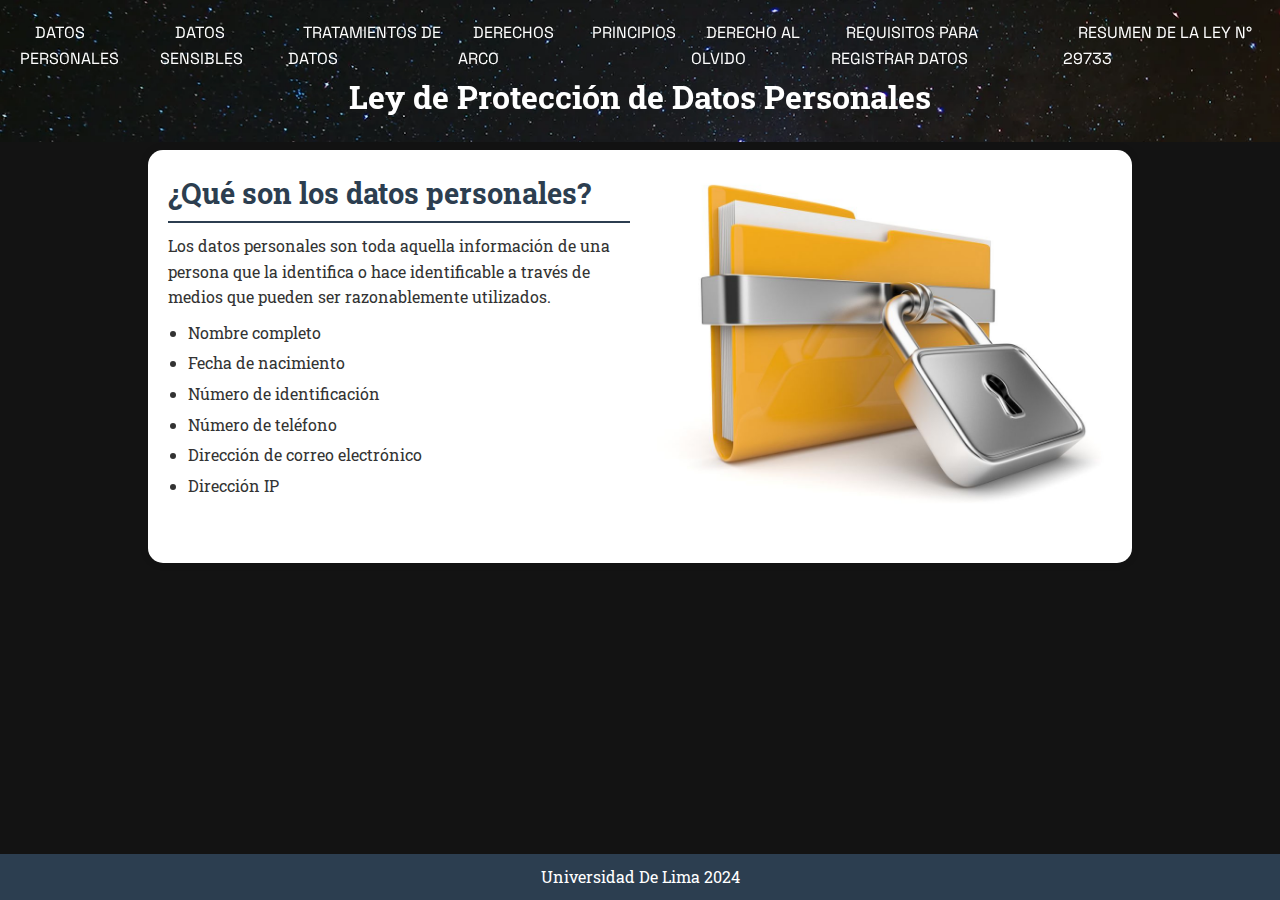
<file: pages/datos-personales.html>
<!DOCTYPE html>
<html lang="es">
<head>
    <meta charset="UTF-8">
    <meta name="viewport" content="width=device-width, initial-scale=1.0">
    <title>Ley de Protección de Datos Personales</title>
    <link rel="stylesheet" href="../styles.css">
    <link
        href="https://fonts.googleapis.com/css2?family=Freeman&family=Roboto+Slab:wght@100..900&family=Space+Grotesk:wght@300..700&display=swap"
        rel="stylesheet">
    <link href="https://fonts.googleapis.com/css2?family=Space+Grotesk:wght@300..700&display=swap" rel="stylesheet">
    <link
        href="https://fonts.googleapis.com/css2?family=Roboto+Slab:wght@100..900&family=Space+Grotesk:wght@300..700&display=swap"
        rel="stylesheet">
</head>
<body>
    <div class="header">
        <nav>
            <ul>
                <li><a href="datos-personales.html">Datos Personales</a></li>
                <li><a href="datos-sensibles.html">Datos Sensibles</a></li>
                <li><a href="tratamientos-datos.html">Tratamientos de Datos</a></li>
                <li><a href="derechos-arco.html">Derechos ARCO</a></li>
                <li><a href="principios-datos-personales.html">Principios</a></li>
                <li><a href="derecho-al-olvido.html">Derecho al Olvido</a></li>
                <li><a href="requisitos-registrar-datos.html">Requisitos para Registrar Datos</a></li>
                <li><a href="resumen-ley.html">Resumen de la Ley N° 29733</a></li>
            </ul>
        </nav>
        <header>
            <div class="title">
                <h1>Ley de Protección de Datos Personales</h1>
            </div>
        </header>
    </div>
    <div class="container">
        <main>
            <section id="que-son-datos-personales">
                <div class="content-wrapper">
                    <div class="text-content">
                        <h2>¿Qué son los datos personales?</h2>
                        <p>Los datos personales son toda aquella información de una persona que la identifica o hace identificable a través de medios que pueden ser razonablemente utilizados.</p>
                        <ul>
                            <li>Nombre completo</li>
                            <li>Fecha de nacimiento</li>
                            <li>Número de identificación</li>
                            <li>Número de teléfono</li>
                            <li>Dirección de correo electrónico</li>
                            <li>Dirección IP</li>
                        </ul>
                    </div>
                    <div class="image-content">
                        <img src="../assets/datos-personales.jpg" alt="Descripción de la imagen">
                    </div>
                </div>
            </section>
        </main>
    </div>
    <footer>
        <p>Universidad De Lima 2024</p>
    </footer>
</body>

</html>
</file>
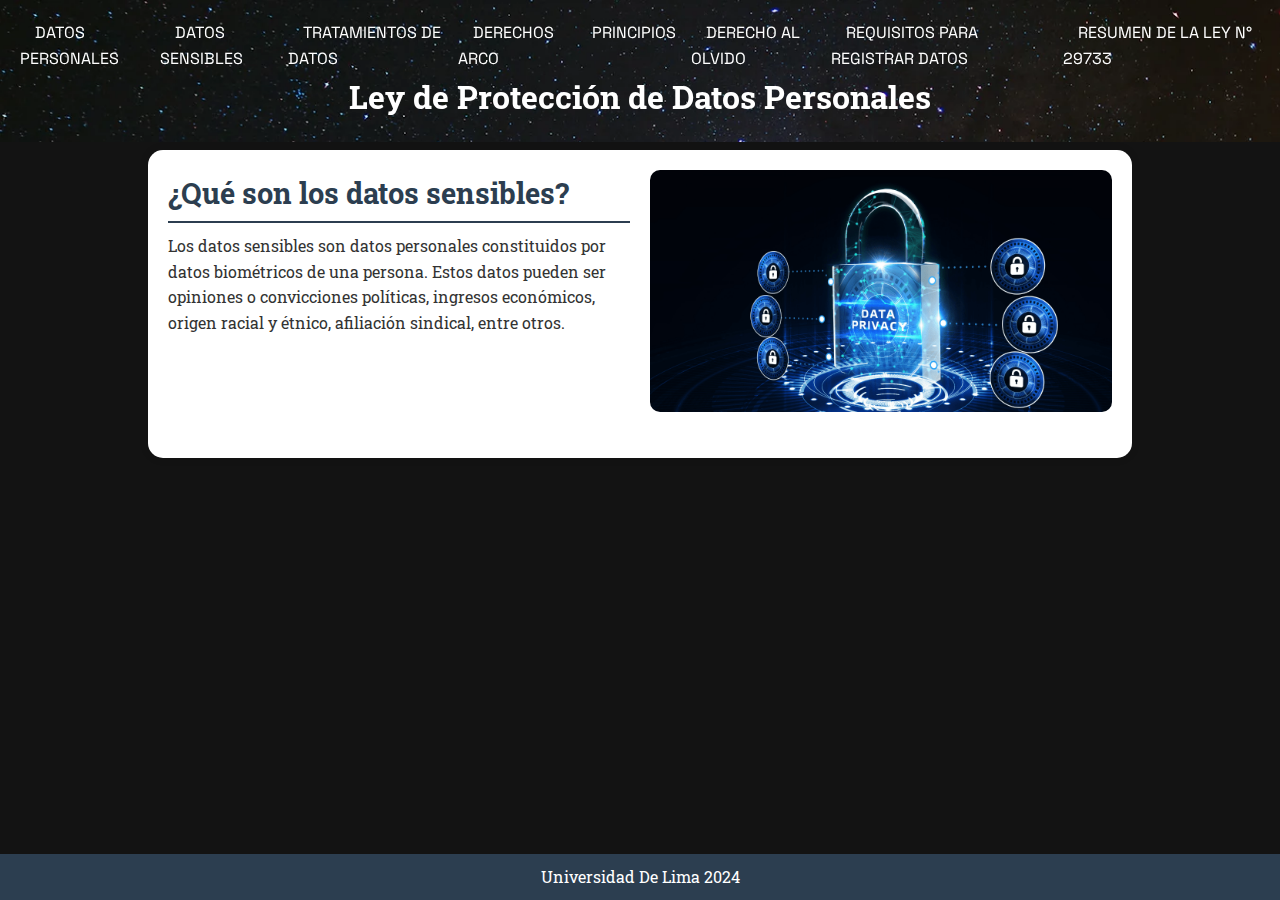
<file: pages/datos-sensibles.html>
<!DOCTYPE html>
<html lang="es">

<head>
    <meta charset="UTF-8">
    <meta name="viewport" content="width=device-width, initial-scale=1.0">
    <title>Ley de Protección de Datos Personales</title>
    <link rel="stylesheet" href="../styles.css">
    <link
        href="https://fonts.googleapis.com/css2?family=Freeman&family=Roboto+Slab:wght@100..900&family=Space+Grotesk:wght@300..700&display=swap"
        rel="stylesheet">
    <link href="https://fonts.googleapis.com/css2?family=Space+Grotesk:wght@300..700&display=swap" rel="stylesheet">
    <link
        href="https://fonts.googleapis.com/css2?family=Roboto+Slab:wght@100..900&family=Space+Grotesk:wght@300..700&display=swap"
        rel="stylesheet">
</head>

<body>
    <div class="header">
        <nav>
            <ul>
                <li><a href="datos-personales.html">Datos Personales</a></li>
                <li><a href="datos-sensibles.html">Datos Sensibles</a></li>
                <li><a href="tratamientos-datos.html">Tratamientos de Datos</a></li>
                <li><a href="derechos-arco.html">Derechos ARCO</a></li>
                <li><a href="principios-datos-personales.html">Principios</a></li>
                <li><a href="derecho-al-olvido.html">Derecho al Olvido</a></li>
                <li><a href="requisitos-registrar-datos.html">Requisitos para Registrar Datos</a></li>
                <li><a href="resumen-ley.html">Resumen de la Ley N° 29733</a></li>
            </ul>
        </nav>
        <header>
            <div class="title">
                <h1>Ley de Protección de Datos Personales</h1>
            </div>
        </header>
    </div>
    <div class="container">
        <main>
            <section id="que-son-datos-sensibles">
                <div class="content-wrapper">
                    <div class="text-content">
                        <h2>¿Qué son los datos sensibles?</h2>
                        <p>Los datos sensibles son datos personales constituidos por datos biométricos de una persona.
                            Estos
                            datos pueden ser opiniones o convicciones políticas, ingresos económicos, origen racial y
                            étnico,
                            afiliación sindical, entre otros.</p>
                    </div>
                    <div class="image-content">
                        <img src="../assets/datos-sensibles.jpg" alt="Descripción de la imagen">
                    </div>
                </div>
            </section>
        </main>
    </div>
    <footer>
        <p>Universidad De Lima 2024</p>
    </footer>
</body>

</html>
</file>
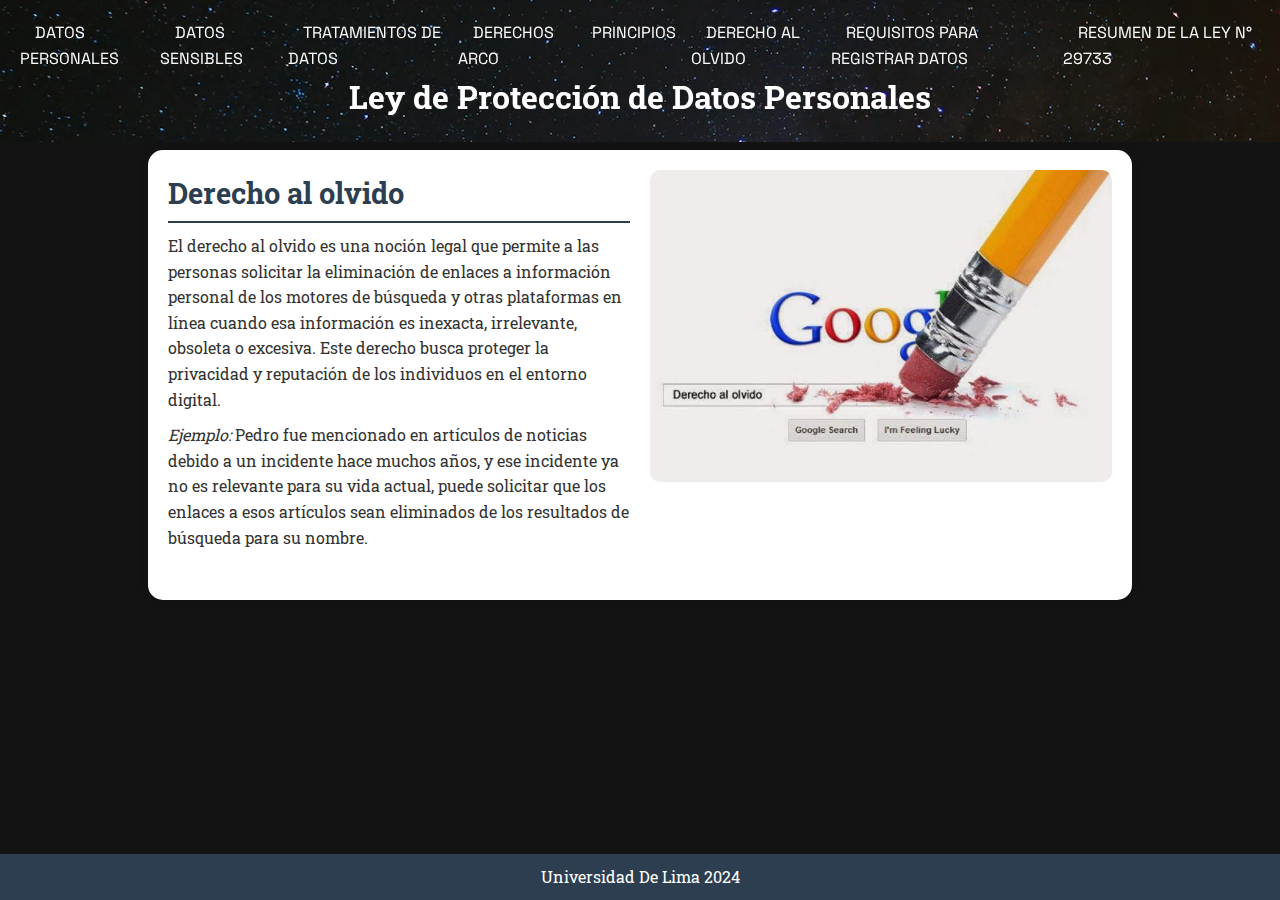
<file: pages/derecho-al-olvido.html>
<!DOCTYPE html>
<html lang="es">

<head>
    <meta charset="UTF-8">
    <meta name="viewport" content="width=device-width, initial-scale=1.0">
    <title>Ley de Protección de Datos Personales</title>
    <link rel="stylesheet" href="../styles.css">
    <link
        href="https://fonts.googleapis.com/css2?family=Freeman&family=Roboto+Slab:wght@100..900&family=Space+Grotesk:wght@300..700&display=swap"
        rel="stylesheet">
    <link href="https://fonts.googleapis.com/css2?family=Space+Grotesk:wght@300..700&display=swap" rel="stylesheet">
    <link
        href="https://fonts.googleapis.com/css2?family=Roboto+Slab:wght@100..900&family=Space+Grotesk:wght@300..700&display=swap"
        rel="stylesheet">
</head>

<body>
    <div class="header">
        <nav>
            <ul>
                <li><a href="datos-personales.html">Datos Personales</a></li>
                <li><a href="datos-sensibles.html">Datos Sensibles</a></li>
                <li><a href="tratamientos-datos.html">Tratamientos de Datos</a></li>
                <li><a href="derechos-arco.html">Derechos ARCO</a></li>
                <li><a href="principios-datos-personales.html">Principios</a></li>
                <li><a href="derecho-al-olvido.html">Derecho al Olvido</a></li>
                <li><a href="requisitos-registrar-datos.html">Requisitos para Registrar Datos</a></li>
                <li><a href="resumen-ley.html">Resumen de la Ley N° 29733</a></li>
            </ul>
        </nav>
        <header>
            <div class="title">
                <h1>Ley de Protección de Datos Personales</h1>
            </div>
        </header>
    </div>
    <div class="container">
        <main>
            <section id="derecho-al-olvido">
                <div class="content-wrapper">
                    <div class="text-content">
                        <h2>Derecho al olvido</h2>
                        <p>El derecho al olvido es una noción legal que permite a las personas solicitar la eliminación
                            de
                            enlaces a información personal de los motores de búsqueda y otras plataformas en línea
                            cuando esa
                            información es inexacta, irrelevante, obsoleta o excesiva. Este derecho busca proteger la
                            privacidad
                            y reputación de los individuos en el entorno digital.</p>
                        <p><em>Ejemplo:</em> Pedro fue mencionado en artículos de noticias debido a un incidente hace
                            muchos
                            años, y ese incidente ya no es relevante para su vida actual, puede solicitar que los
                            enlaces a esos
                            artículos sean eliminados de los resultados de búsqueda para su nombre.</p>
                    </div>
                    <div class="image-content">
                        <img src="../assets/derecho-al-olvido.jpg" alt="Descripción de la imagen">
                    </div>
                </div>
            </section>
        </main>
    </div>
    <footer>
        <p>Universidad De Lima 2024</p>
    </footer>
</body>

</html>
</file>
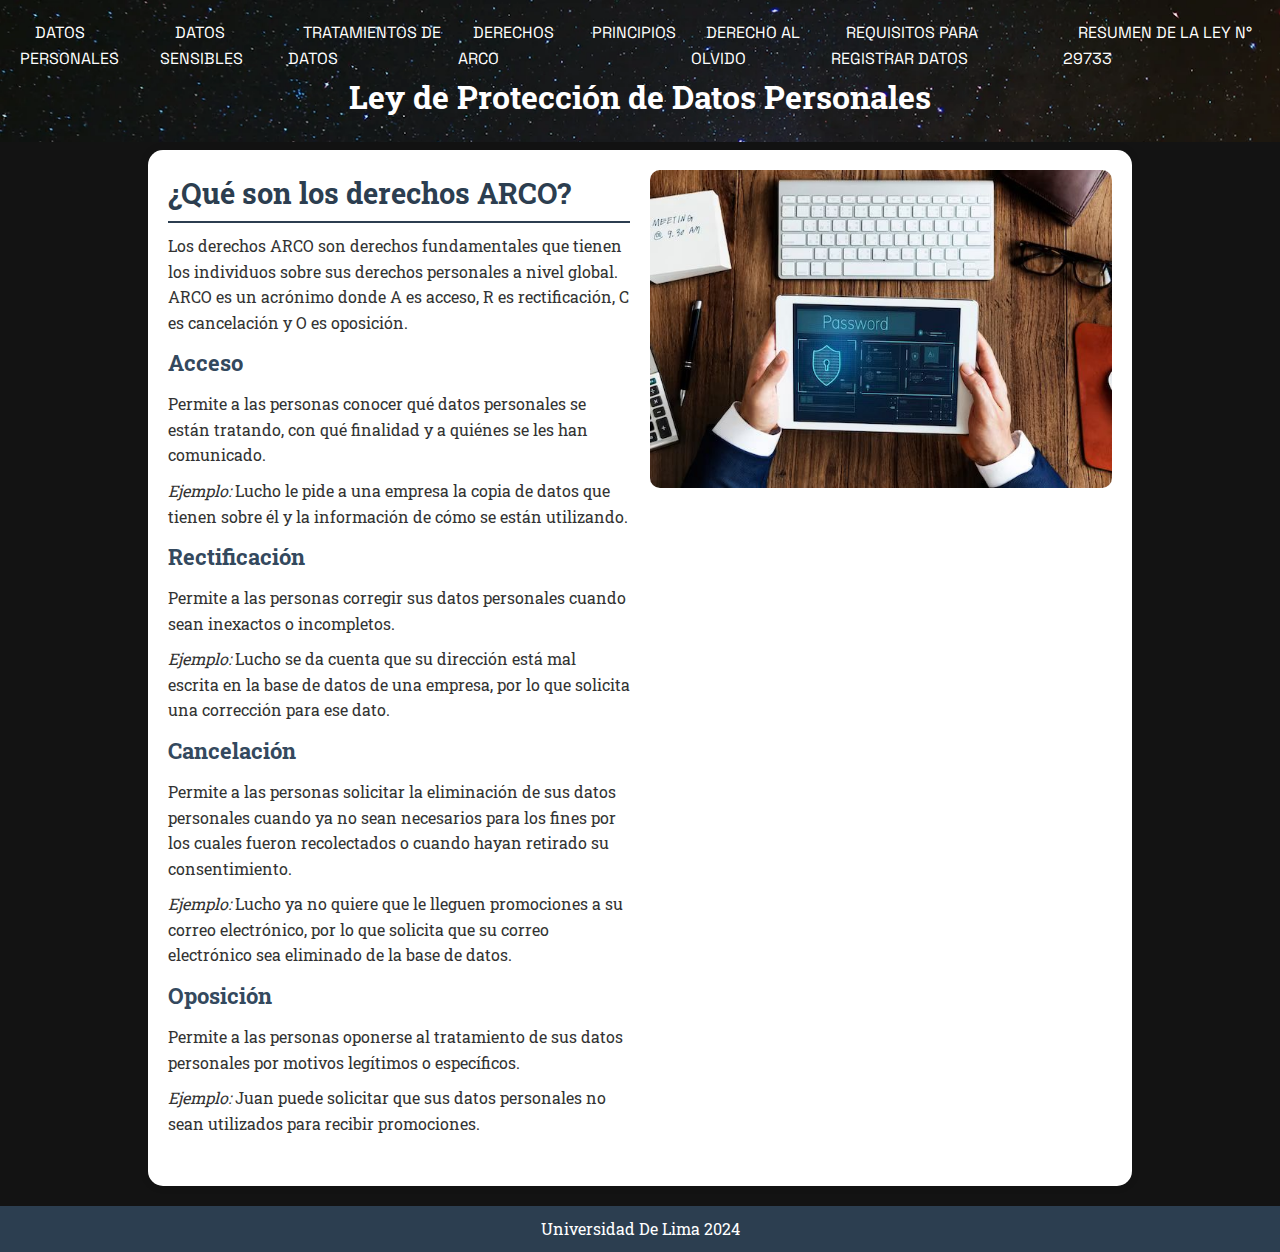
<file: pages/derechos-arco.html>
<!DOCTYPE html>
<html lang="es">

<head>
    <meta charset="UTF-8">
    <meta name="viewport" content="width=device-width, initial-scale=1.0">
    <title>Ley de Protección de Datos Personales</title>
    <link rel="stylesheet" href="../styles.css">
    <link
        href="https://fonts.googleapis.com/css2?family=Freeman&family=Roboto+Slab:wght@100..900&family=Space+Grotesk:wght@300..700&display=swap"
        rel="stylesheet">
    <link href="https://fonts.googleapis.com/css2?family=Space+Grotesk:wght@300..700&display=swap" rel="stylesheet">
    <link
        href="https://fonts.googleapis.com/css2?family=Roboto+Slab:wght@100..900&family=Space+Grotesk:wght@300..700&display=swap"
        rel="stylesheet">
</head>

<body>
    <div class="header">
        <nav>
            <ul>
                <li><a href="datos-personales.html">Datos Personales</a></li>
                <li><a href="datos-sensibles.html">Datos Sensibles</a></li>
                <li><a href="tratamientos-datos.html">Tratamientos de Datos</a></li>
                <li><a href="derechos-arco.html">Derechos ARCO</a></li>
                <li><a href="principios-datos-personales.html">Principios</a></li>
                <li><a href="derecho-al-olvido.html">Derecho al Olvido</a></li>
                <li><a href="requisitos-registrar-datos.html">Requisitos para Registrar Datos</a></li>
                <li><a href="resumen-ley.html">Resumen de la Ley N° 29733</a></li>
            </ul>
        </nav>
        <header>
            <div class="title">
                <h1>Ley de Protección de Datos Personales</h1>
            </div>
        </header>
    </div>
    <div class="container">
        <main>
            <section id="derechos-arco">
                <div class="content-wrapper">
                    <div class="text-content">
                        <h2>¿Qué son los derechos ARCO?</h2>
                        <p>Los derechos ARCO son derechos fundamentales que tienen los individuos sobre sus derechos
                            personales
                            a nivel global. ARCO es un acrónimo donde A es acceso, R es rectificación, C es cancelación
                            y O es
                            oposición.</p>
                        <h3>Acceso</h3>
                        <p>Permite a las personas conocer qué datos personales se están tratando, con qué finalidad y a
                            quiénes
                            se les han comunicado.</p>
                        <p><em>Ejemplo:</em> Lucho le pide a una empresa la copia de datos que tienen sobre él y la
                            información
                            de cómo se están utilizando.</p>
                        <h3>Rectificación</h3>
                        <p>Permite a las personas corregir sus datos personales cuando sean inexactos o incompletos.</p>
                        <p><em>Ejemplo:</em> Lucho se da cuenta que su dirección está mal escrita en la base de datos de
                            una
                            empresa, por lo que solicita una corrección para ese dato.</p>
                        <h3>Cancelación</h3>
                        <p>Permite a las personas solicitar la eliminación de sus datos personales cuando ya no sean
                            necesarios
                            para los fines por los cuales fueron recolectados o cuando hayan retirado su consentimiento.
                        </p>
                        <p><em>Ejemplo:</em> Lucho ya no quiere que le lleguen promociones a su correo electrónico, por
                            lo que
                            solicita que su correo electrónico sea eliminado de la base de datos.</p>
                        <h3>Oposición</h3>
                        <p>Permite a las personas oponerse al tratamiento de sus datos personales por motivos legítimos
                            o
                            específicos.</p>
                        <p><em>Ejemplo:</em> Juan puede solicitar que sus datos personales no sean utilizados para
                            recibir
                            promociones.</p>
                    </div>
                    <div class="image-content">
                        <img src="../assets/derechos-arco.jpg" alt="Descripción de la imagen">
                    </div>
                </div>
            </section>
        </main>
    </div>
    <footer>
        <p>Universidad De Lima 2024</p>
    </footer>
</body>

</html>
</file>
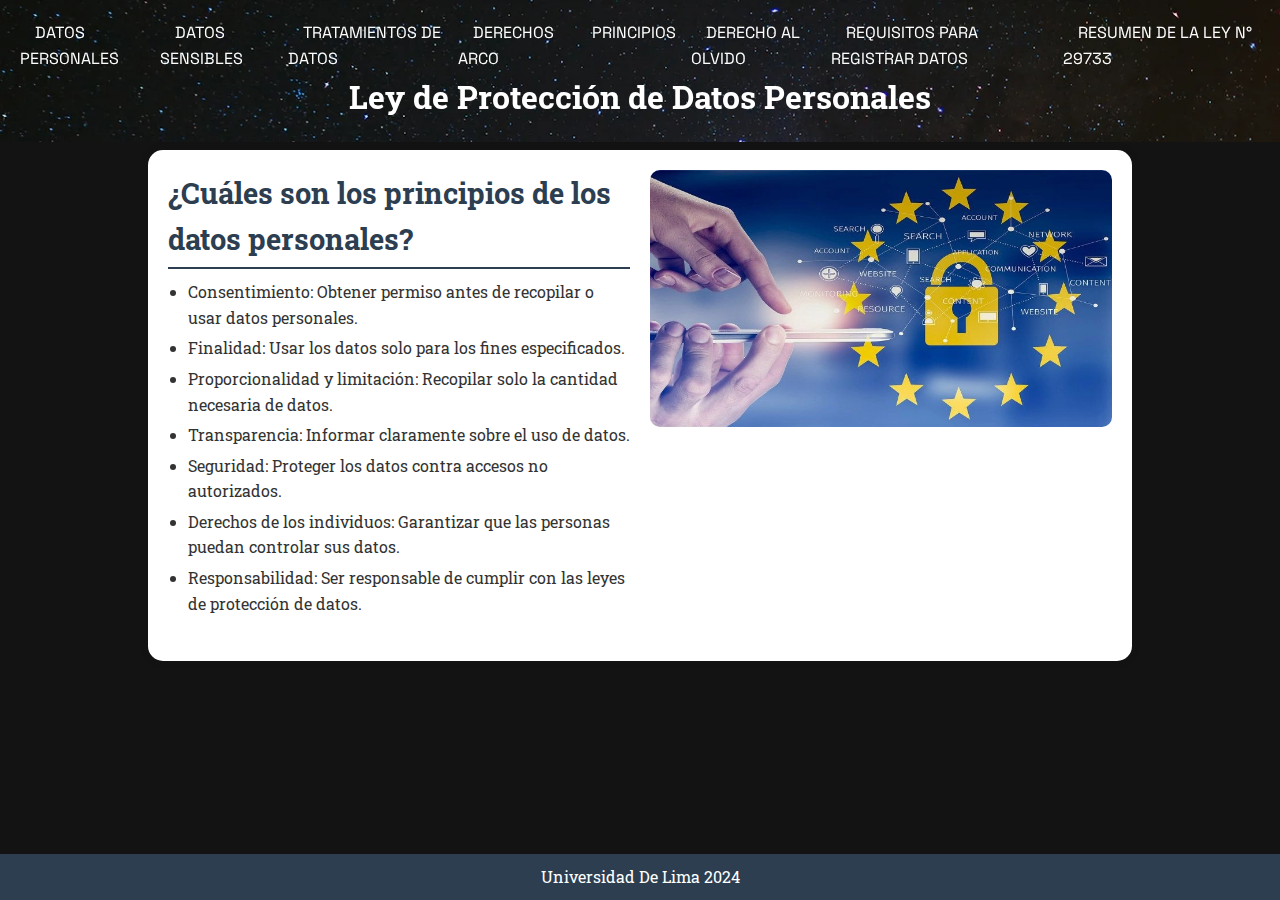
<file: pages/principios-datos-personales.html>
<!DOCTYPE html>
<html lang="es">

<head>
    <meta charset="UTF-8">
    <meta name="viewport" content="width=device-width, initial-scale=1.0">
    <title>Ley de Protección de Datos Personales</title>
    <link rel="stylesheet" href="../styles.css">
    <link
        href="https://fonts.googleapis.com/css2?family=Freeman&family=Roboto+Slab:wght@100..900&family=Space+Grotesk:wght@300..700&display=swap"
        rel="stylesheet">
    <link href="https://fonts.googleapis.com/css2?family=Space+Grotesk:wght@300..700&display=swap" rel="stylesheet">
    <link
        href="https://fonts.googleapis.com/css2?family=Roboto+Slab:wght@100..900&family=Space+Grotesk:wght@300..700&display=swap"
        rel="stylesheet">
</head>

<body>
    <div class="header">
        <nav>
            <ul>
                <li><a href="datos-personales.html">Datos Personales</a></li>
                <li><a href="datos-sensibles.html">Datos Sensibles</a></li>
                <li><a href="tratamientos-datos.html">Tratamientos de Datos</a></li>
                <li><a href="derechos-arco.html">Derechos ARCO</a></li>
                <li><a href="principios-datos-personales.html">Principios</a></li>
                <li><a href="derecho-al-olvido.html">Derecho al Olvido</a></li>
                <li><a href="requisitos-registrar-datos.html">Requisitos para Registrar Datos</a></li>
                <li><a href="resumen-ley.html">Resumen de la Ley N° 29733</a></li>
            </ul>
        </nav>
        <header>
            <div class="title">
                <h1>Ley de Protección de Datos Personales</h1>
            </div>
        </header>
    </div>
    <div class="container">
        <main>
            <section id="principios-datos-personales">
                <div class="content-wrapper">
                    <div class="text-content">
                        <h2>¿Cuáles son los principios de los datos personales?</h2>
                        <ul>
                            <li>Consentimiento: Obtener permiso antes de recopilar o usar datos personales.</li>
                            <li>Finalidad: Usar los datos solo para los fines especificados.</li>
                            <li>Proporcionalidad y limitación: Recopilar solo la cantidad necesaria de datos.</li>
                            <li>Transparencia: Informar claramente sobre el uso de datos.</li>
                            <li>Seguridad: Proteger los datos contra accesos no autorizados.</li>
                            <li>Derechos de los individuos: Garantizar que las personas puedan controlar sus datos.</li>
                            <li>Responsabilidad: Ser responsable de cumplir con las leyes de protección de datos.</li>
                        </ul>
                    </div>
                    <div class="image-content">
                        <img src="../assets/principios.jpg" alt="Descripción de la imagen">
                    </div>
                </div>
            </section>
        </main>
    </div>
    <footer>
        <p>Universidad De Lima 2024</p>
    </footer>
</body>

</html>
</file>
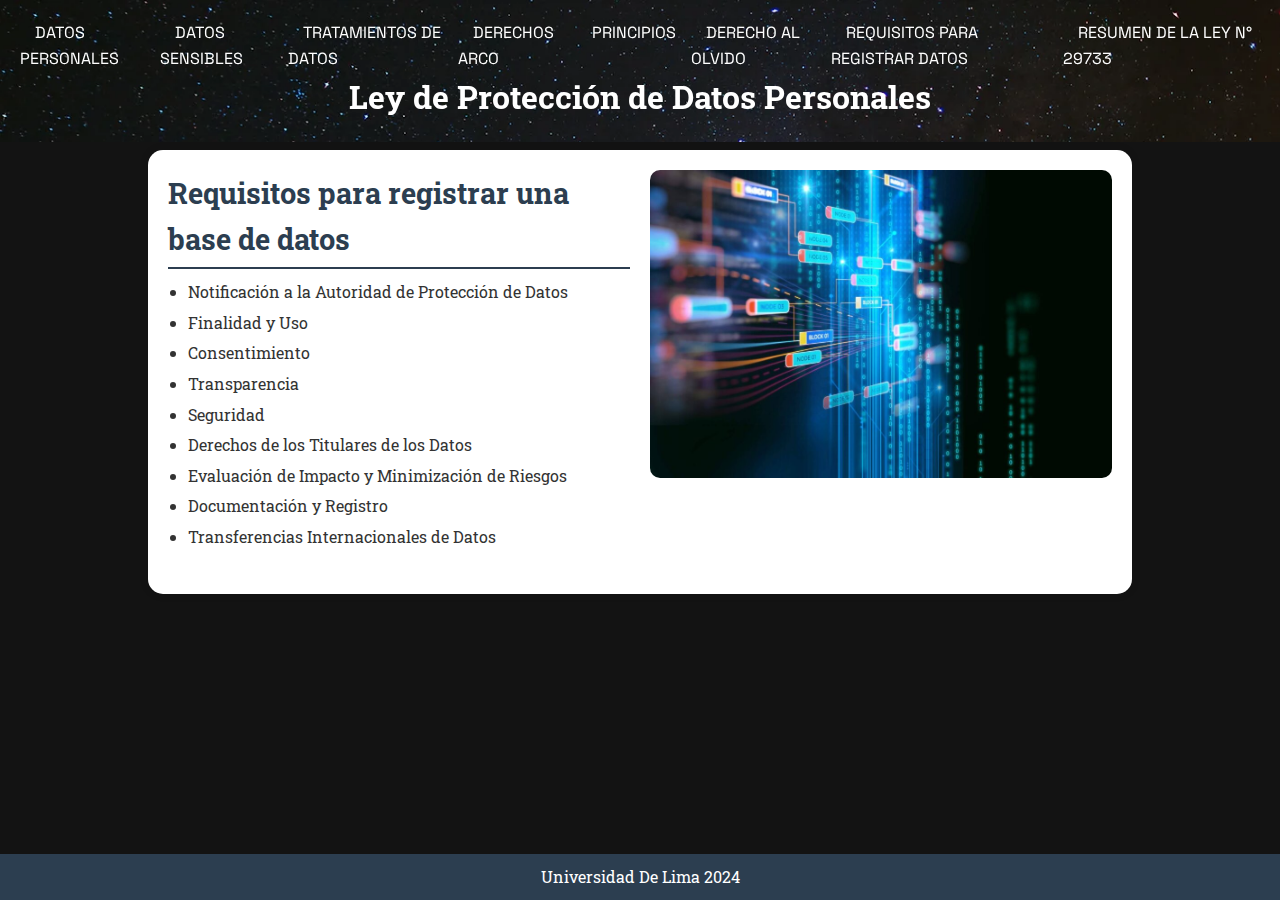
<file: pages/requisitos-registrar-datos.html>
<!DOCTYPE html>
<html lang="es">

<head>
    <meta charset="UTF-8">
    <meta name="viewport" content="width=device-width, initial-scale=1.0">
    <title>Ley de Protección de Datos Personales</title>
    <link rel="stylesheet" href="../styles.css">
    <link
        href="https://fonts.googleapis.com/css2?family=Freeman&family=Roboto+Slab:wght@100..900&family=Space+Grotesk:wght@300..700&display=swap"
        rel="stylesheet">
    <link href="https://fonts.googleapis.com/css2?family=Space+Grotesk:wght@300..700&display=swap" rel="stylesheet">
    <link
        href="https://fonts.googleapis.com/css2?family=Roboto+Slab:wght@100..900&family=Space+Grotesk:wght@300..700&display=swap"
        rel="stylesheet">
</head>

<body>
    <div class="header">
        <nav>
            <ul>
                <li><a href="datos-personales.html">Datos Personales</a></li>
                <li><a href="datos-sensibles.html">Datos Sensibles</a></li>
                <li><a href="tratamientos-datos.html">Tratamientos de Datos</a></li>
                <li><a href="derechos-arco.html">Derechos ARCO</a></li>
                <li><a href="principios-datos-personales.html">Principios</a></li>
                <li><a href="derecho-al-olvido.html">Derecho al Olvido</a></li>
                <li><a href="requisitos-registrar-datos.html">Requisitos para Registrar Datos</a></li>
                <li><a href="resumen-ley.html">Resumen de la Ley N° 29733</a></li>
            </ul>
        </nav>
        <header>
            <div class="title">
                <h1>Ley de Protección de Datos Personales</h1>
            </div>
        </header>
    </div>
    <div class="container">
        <main>
            <section id="requisitos-registrar-datos">
                <div class="content-wrapper">
                    <div class="text-content">
                        <h2>Requisitos para registrar una base de datos</h2>
                        <ul>
                            <li>Notificación a la Autoridad de Protección de Datos</li>
                            <li>Finalidad y Uso</li>
                            <li>Consentimiento</li>
                            <li>Transparencia</li>
                            <li>Seguridad</li>
                            <li>Derechos de los Titulares de los Datos</li>
                            <li>Evaluación de Impacto y Minimización de Riesgos</li>
                            <li>Documentación y Registro</li>
                            <li>Transferencias Internacionales de Datos</li>
                        </ul>
                    </div>
                    <div class="image-content">
                        <img src="../assets/requisitos.jpg" alt="Descripción de la imagen">
                    </div>
                </div>
            </section>
        </main>
    </div>
    <footer>
        <p>Universidad De Lima 2024</p>
    </footer>
</body>

</html>
</file>
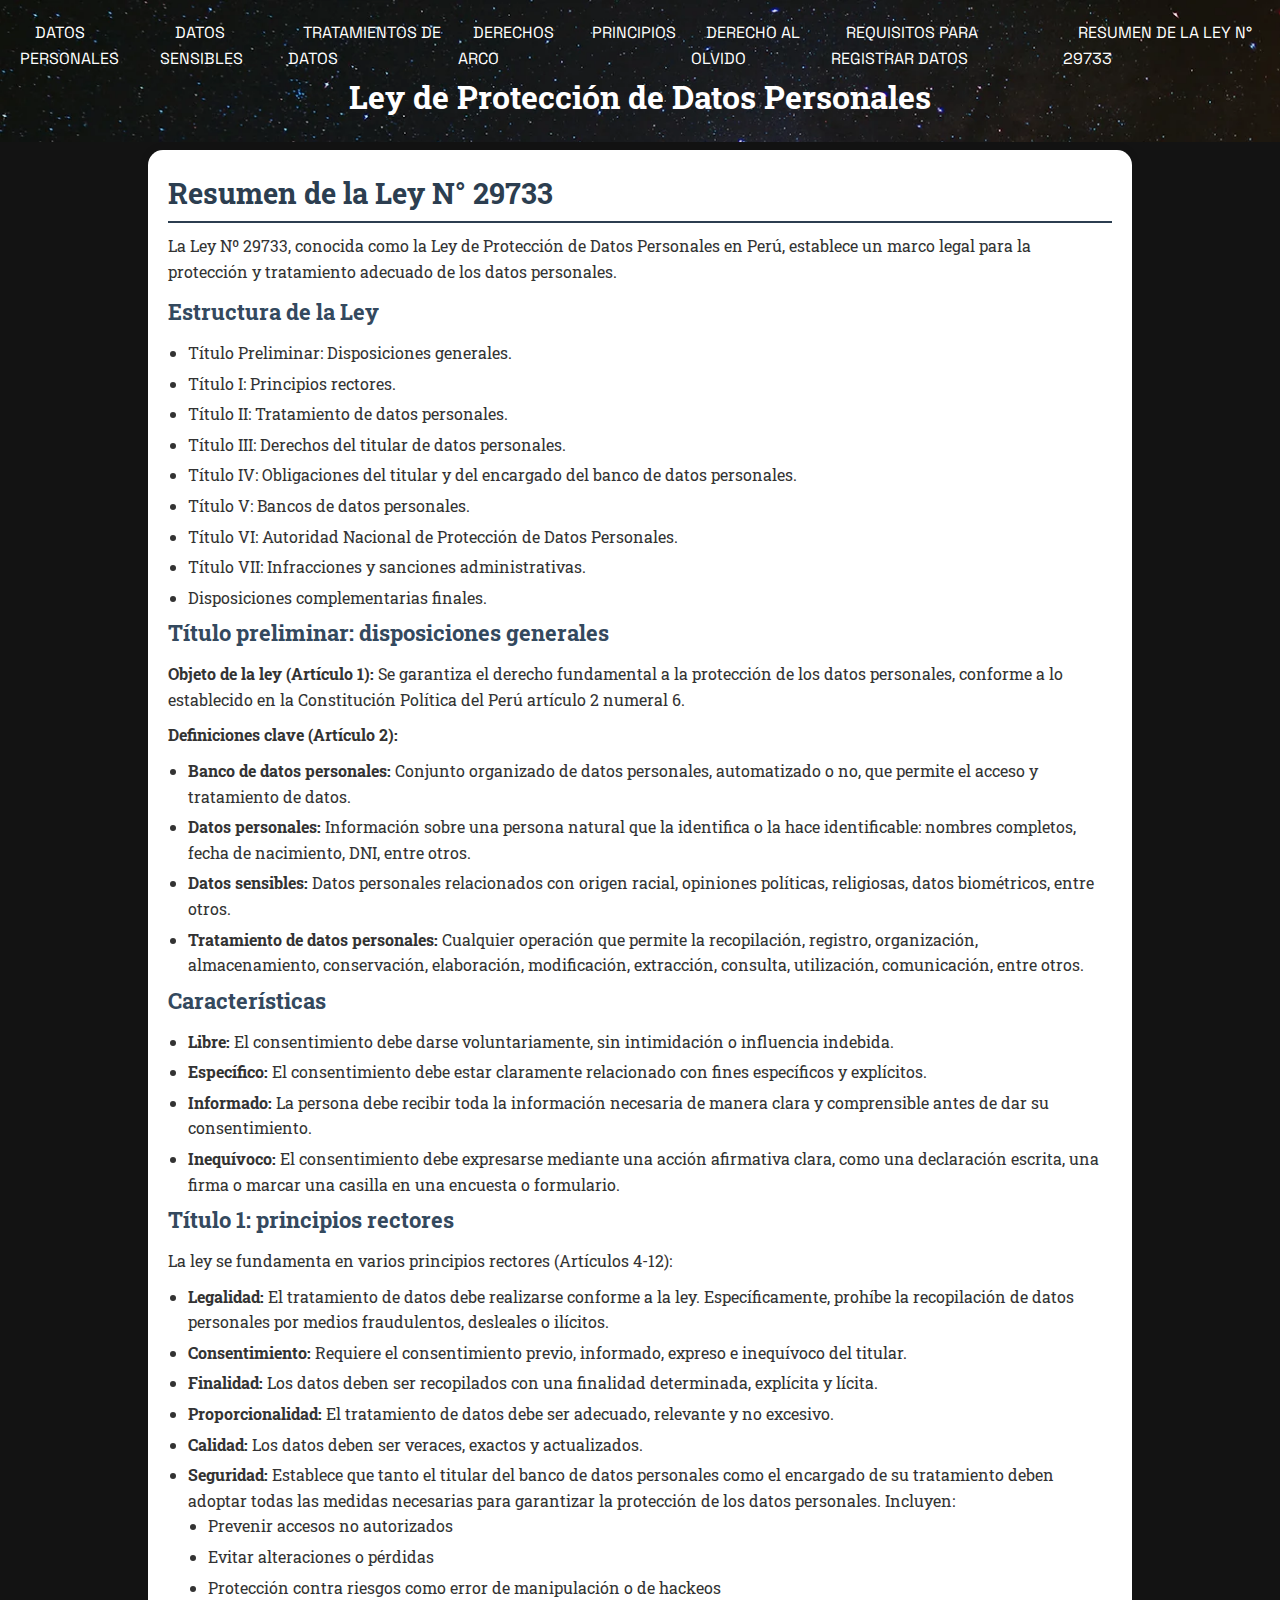
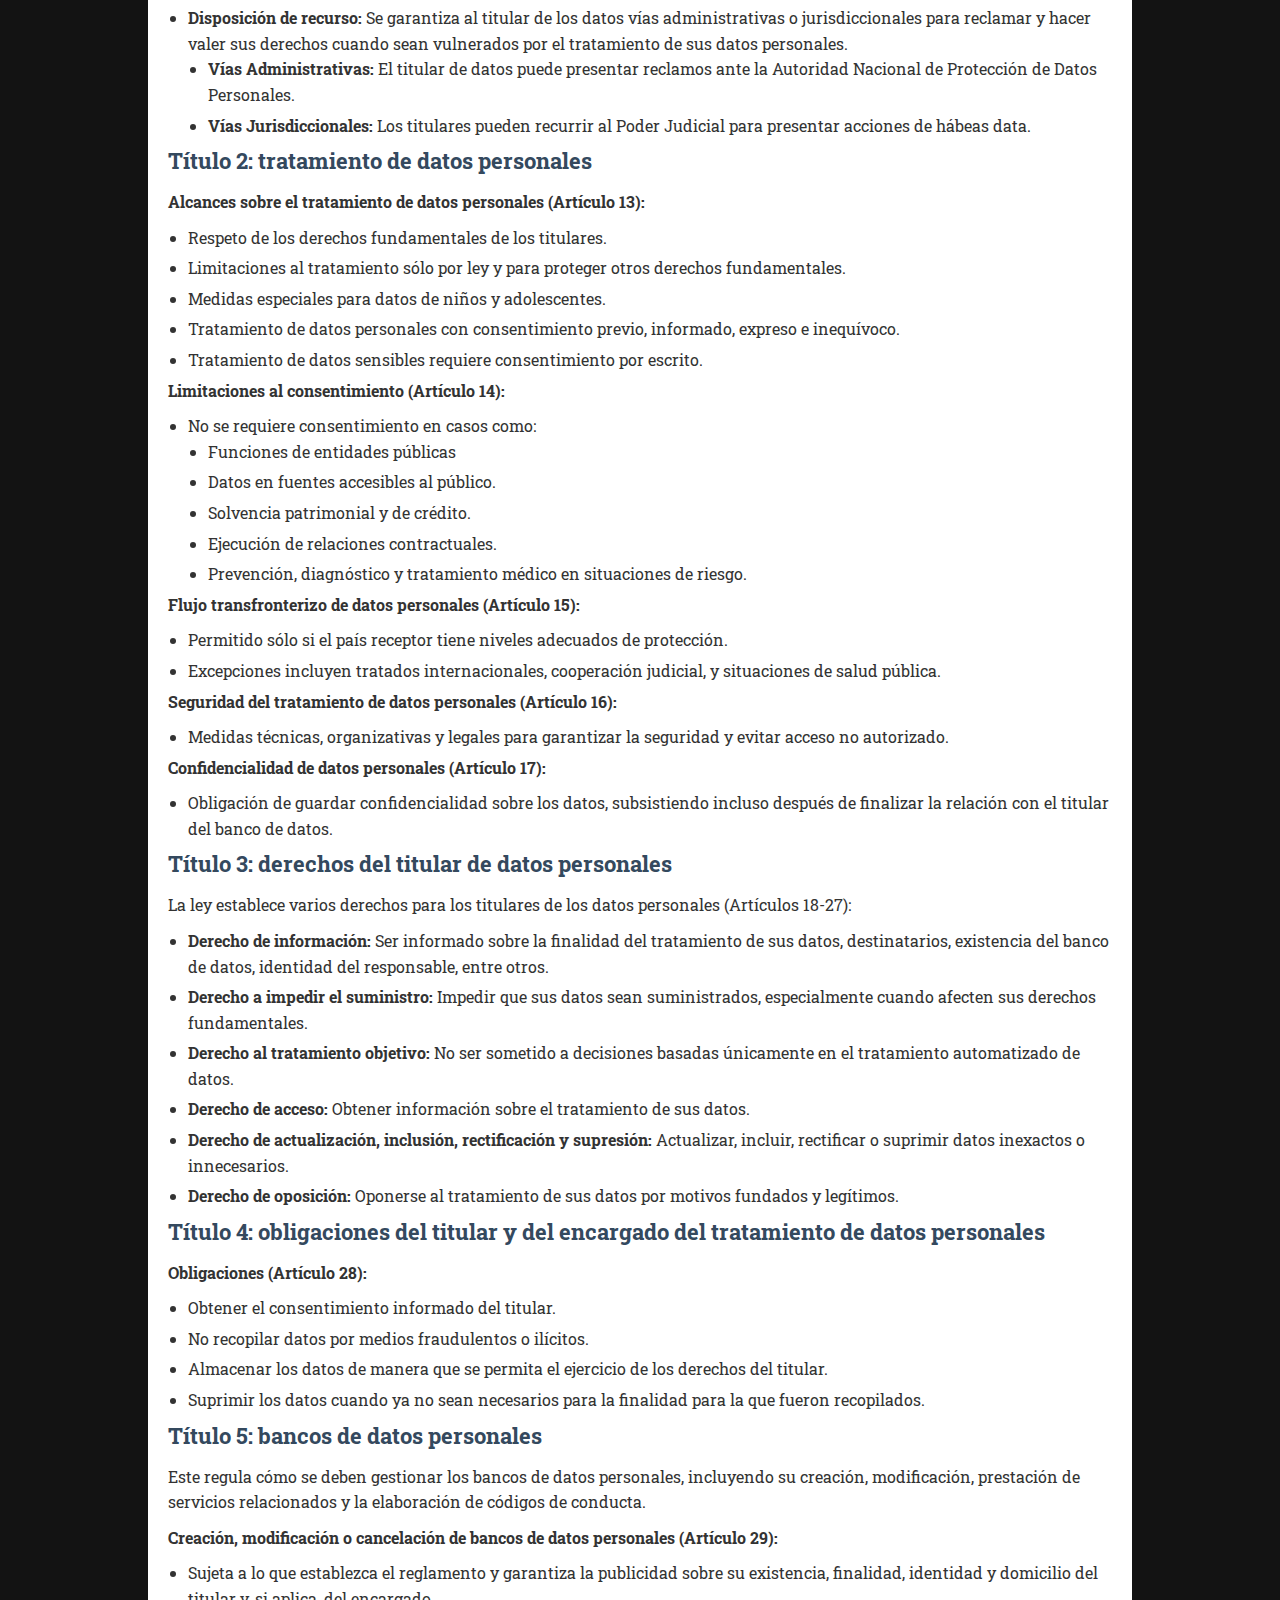
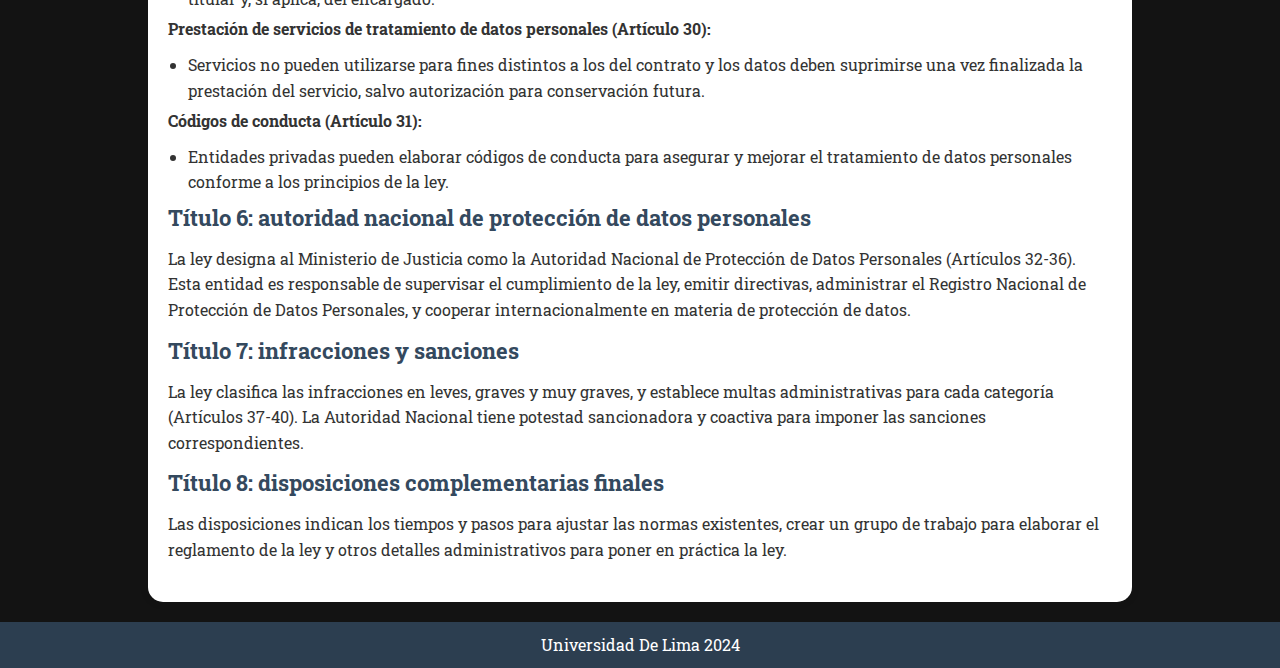
<file: pages/resumen-ley.html>
<!DOCTYPE html>
<html lang="es">
<head>
    <meta charset="UTF-8">
    <meta name="viewport" content="width=device-width, initial-scale=1.0">
    <title>Ley de Protección de Datos Personales</title>
    <link rel="stylesheet" href="../styles.css">
    <link
        href="https://fonts.googleapis.com/css2?family=Freeman&family=Roboto+Slab:wght@100..900&family=Space+Grotesk:wght@300..700&display=swap"
        rel="stylesheet">
    <link href="https://fonts.googleapis.com/css2?family=Space+Grotesk:wght@300..700&display=swap" rel="stylesheet">
    <link
        href="https://fonts.googleapis.com/css2?family=Roboto+Slab:wght@100..900&family=Space+Grotesk:wght@300..700&display=swap"
        rel="stylesheet">
</head>
<body>
    <div class="header">
        <nav>
            <ul>
                <li><a href="datos-personales.html">Datos Personales</a></li>
                <li><a href="datos-sensibles.html">Datos Sensibles</a></li>
                <li><a href="tratamientos-datos.html">Tratamientos de Datos</a></li>
                <li><a href="derechos-arco.html">Derechos ARCO</a></li>
                <li><a href="principios-datos-personales.html">Principios</a></li>
                <li><a href="derecho-al-olvido.html">Derecho al Olvido</a></li>
                <li><a href="requisitos-registrar-datos.html">Requisitos para Registrar Datos</a></li>
                <li><a href="resumen-ley.html">Resumen de la Ley N° 29733</a></li>
            </ul>
        </nav>
        <header>
            <div class="title">
                <h1>Ley de Protección de Datos Personales</h1>
            </div>
        </header>
    </div>
    <div class="container">
        <main>
            <section id="resumen-ley">
                <h2>Resumen de la Ley N° 29733</h2>
                <p>La Ley Nº 29733, conocida como la Ley de Protección de Datos Personales en Perú, establece un marco
                    legal para la protección y tratamiento adecuado de los datos personales.</p>
                <h3>Estructura de la Ley</h3>
                <ul>
                    <li>Título Preliminar: Disposiciones generales.</li>
                    <li>Título I: Principios rectores.</li>
                    <li>Título II: Tratamiento de datos personales.</li>
                    <li>Título III: Derechos del titular de datos personales.</li>
                    <li>Título IV: Obligaciones del titular y del encargado del banco de datos personales.</li>
                    <li>Título V: Bancos de datos personales.</li>
                    <li>Título VI: Autoridad Nacional de Protección de Datos Personales.</li>
                    <li>Título VII: Infracciones y sanciones administrativas.</li>
                    <li>Disposiciones complementarias finales.</li>
                </ul>
                <h3>Título preliminar: disposiciones generales</h3>
                <p><strong>Objeto de la ley (Artículo 1):</strong> Se garantiza el derecho fundamental a la protección
                    de los datos personales, conforme a lo establecido en la Constitución Política del Perú artículo 2
                    numeral 6.</p>
                <p><strong>Definiciones clave (Artículo 2):</strong></p>
                <ul>
                    <li><strong>Banco de datos personales:</strong> Conjunto organizado de datos personales,
                        automatizado o no, que permite el acceso y tratamiento de datos.</li>
                    <li><strong>Datos personales:</strong> Información sobre una persona natural que la identifica o la
                        hace identificable: nombres completos, fecha de nacimiento, DNI, entre otros.</li>
                    <li><strong>Datos sensibles:</strong> Datos personales relacionados con origen racial, opiniones
                        políticas, religiosas, datos biométricos, entre otros.</li>
                    <li><strong>Tratamiento de datos personales:</strong> Cualquier operación que permite la
                        recopilación, registro, organización, almacenamiento, conservación, elaboración, modificación,
                        extracción, consulta, utilización, comunicación, entre otros.</li>
                </ul>
                <h3>Características</h3>
                <ul>
                    <li><strong>Libre:</strong> El consentimiento debe darse voluntariamente, sin intimidación o
                        influencia indebida.</li>
                    <li><strong>Específico:</strong> El consentimiento debe estar claramente relacionado con fines
                        específicos y explícitos.</li>
                    <li><strong>Informado:</strong> La persona debe recibir toda la información necesaria de manera
                        clara y comprensible antes de dar su consentimiento.</li>
                    <li><strong>Inequívoco:</strong> El consentimiento debe expresarse mediante una acción afirmativa
                        clara, como una declaración escrita, una firma o marcar una casilla en una encuesta o
                        formulario.</li>
                </ul>
                <h3>Título 1: principios rectores</h3>
                <p>La ley se fundamenta en varios principios rectores (Artículos 4-12):</p>
                <ul>
                    <li><strong>Legalidad:</strong> El tratamiento de datos debe realizarse conforme a la ley.
                        Específicamente, prohíbe la recopilación de datos personales por medios fraudulentos, desleales
                        o ilícitos.</li>
                    <li><strong>Consentimiento:</strong> Requiere el consentimiento previo, informado, expreso e
                        inequívoco del titular.</li>
                    <li><strong>Finalidad:</strong> Los datos deben ser recopilados con una finalidad determinada,
                        explícita y lícita.</li>
                    <li><strong>Proporcionalidad:</strong> El tratamiento de datos debe ser adecuado, relevante y no
                        excesivo.</li>
                    <li><strong>Calidad:</strong> Los datos deben ser veraces, exactos y actualizados.</li>
                    <li><strong>Seguridad:</strong> Establece que tanto el titular del banco de datos personales como el
                        encargado de su tratamiento deben adoptar todas las medidas necesarias para garantizar la
                        protección de los datos personales. Incluyen:
                        <ul>
                            <li>Prevenir accesos no autorizados</li>
                            <li>Evitar alteraciones o pérdidas</li>
                            <li>Protección contra riesgos como error de manipulación o de hackeos</li>
                        </ul>
                    </li>
                    <li><strong>Disposición de recurso:</strong> Se garantiza al titular de los datos vías
                        administrativas o jurisdiccionales para reclamar y hacer valer sus derechos cuando sean
                        vulnerados por el tratamiento de sus datos personales.
                        <ul>
                            <li><strong>Vías Administrativas:</strong> El titular de datos puede presentar reclamos ante
                                la Autoridad Nacional de Protección de Datos Personales.</li>
                            <li><strong>Vías Jurisdiccionales:</strong> Los titulares pueden recurrir al Poder Judicial
                                para presentar acciones de hábeas data.</li>
                        </ul>
                    </li>
                </ul>
                <h3>Título 2: tratamiento de datos personales</h3>
                <p><strong>Alcances sobre el tratamiento de datos personales (Artículo 13):</strong></p>
                <ul>
                    <li>Respeto de los derechos fundamentales de los titulares.</li>
                    <li>Limitaciones al tratamiento sólo por ley y para proteger otros derechos fundamentales.</li>
                    <li>Medidas especiales para datos de niños y adolescentes.</li>
                    <li>Tratamiento de datos personales con consentimiento previo, informado, expreso e inequívoco.</li>
                    <li>Tratamiento de datos sensibles requiere consentimiento por escrito.</li>
                </ul>
                <p><strong>Limitaciones al consentimiento (Artículo 14):</strong></p>
                <ul>
                    <li>No se requiere consentimiento en casos como:
                        <ul>
                            <li>Funciones de entidades públicas</li>
                            <li>Datos en fuentes accesibles al público.</li>
                            <li>Solvencia patrimonial y de crédito.</li>
                            <li>Ejecución de relaciones contractuales.</li>
                            <li>Prevención, diagnóstico y tratamiento médico en situaciones de riesgo.</li>
                        </ul>
                    </li>
                </ul>
                <p><strong>Flujo transfronterizo de datos personales (Artículo 15):</strong></p>
                <ul>
                    <li>Permitido sólo si el país receptor tiene niveles adecuados de protección.</li>
                    <li>Excepciones incluyen tratados internacionales, cooperación judicial, y situaciones de salud
                        pública.</li>
                </ul>
                <p><strong>Seguridad del tratamiento de datos personales (Artículo 16):</strong></p>
                <ul>
                    <li>Medidas técnicas, organizativas y legales para garantizar la seguridad y evitar acceso no
                        autorizado.</li>
                </ul>
                <p><strong>Confidencialidad de datos personales (Artículo 17):</strong></p>
                <ul>
                    <li>Obligación de guardar confidencialidad sobre los datos, subsistiendo incluso después de
                        finalizar la relación con el titular del banco de datos.</li>
                </ul>
                <h3>Título 3: derechos del titular de datos personales</h3>
                <p>La ley establece varios derechos para los titulares de los datos personales (Artículos 18-27):</p>
                <ul>
                    <li><strong>Derecho de información:</strong> Ser informado sobre la finalidad del tratamiento de sus
                        datos, destinatarios, existencia del banco de datos, identidad del responsable, entre otros.
                    </li>
                    <li><strong>Derecho a impedir el suministro:</strong> Impedir que sus datos sean suministrados,
                        especialmente cuando afecten sus derechos fundamentales.</li>
                    <li><strong>Derecho al tratamiento objetivo:</strong> No ser sometido a decisiones basadas
                        únicamente en el tratamiento automatizado de datos.</li>
                    <li><strong>Derecho de acceso:</strong> Obtener información sobre el tratamiento de sus datos.</li>
                    <li><strong>Derecho de actualización, inclusión, rectificación y supresión:</strong> Actualizar,
                        incluir, rectificar o suprimir datos inexactos o innecesarios.</li>
                    <li><strong>Derecho de oposición:</strong> Oponerse al tratamiento de sus datos por motivos fundados
                        y legítimos.</li>
                </ul>
                <h3>Título 4: obligaciones del titular y del encargado del tratamiento de datos personales</h3>
                <p><strong>Obligaciones (Artículo 28):</strong></p>
                <ul>
                    <li>Obtener el consentimiento informado del titular.</li>
                    <li>No recopilar datos por medios fraudulentos o ilícitos.</li>
                    <li>Almacenar los datos de manera que se permita el ejercicio de los derechos del titular.</li>
                    <li>Suprimir los datos cuando ya no sean necesarios para la finalidad para la que fueron
                        recopilados.</li>
                </ul>
                <h3>Título 5: bancos de datos personales</h3>
                <p>Este regula cómo se deben gestionar los bancos de datos personales, incluyendo su creación,
                    modificación, prestación de servicios relacionados y la elaboración de códigos de conducta.</p>
                <p><strong>Creación, modificación o cancelación de bancos de datos personales (Artículo 29):</strong>
                </p>
                <ul>
                    <li>Sujeta a lo que establezca el reglamento y garantiza la publicidad sobre su existencia,
                        finalidad, identidad y domicilio del titular y, si aplica, del encargado.</li>
                </ul>
                <p><strong>Prestación de servicios de tratamiento de datos personales (Artículo 30):</strong></p>
                <ul>
                    <li>Servicios no pueden utilizarse para fines distintos a los del contrato y los datos deben
                        suprimirse una vez finalizada la prestación del servicio, salvo autorización para conservación
                        futura.</li>
                </ul>
                <p><strong>Códigos de conducta (Artículo 31):</strong></p>
                <ul>
                    <li>Entidades privadas pueden elaborar códigos de conducta para asegurar y mejorar el tratamiento de
                        datos personales conforme a los principios de la ley.</li>
                </ul>
                <h3>Título 6: autoridad nacional de protección de datos personales</h3>
                <p>La ley designa al Ministerio de Justicia como la Autoridad Nacional de Protección de Datos Personales
                    (Artículos 32-36). Esta entidad es responsable de supervisar el cumplimiento de la ley, emitir
                    directivas, administrar el Registro Nacional de Protección de Datos Personales, y cooperar
                    internacionalmente en materia de protección de datos.</p>
                <h3>Título 7: infracciones y sanciones</h3>
                <p>La ley clasifica las infracciones en leves, graves y muy graves, y establece multas administrativas
                    para cada categoría (Artículos 37-40). La Autoridad Nacional tiene potestad sancionadora y coactiva
                    para imponer las sanciones correspondientes.</p>
                <h3>Título 8: disposiciones complementarias finales</h3>
                <p>Las disposiciones indican los tiempos y pasos para ajustar las normas existentes, crear un grupo de
                    trabajo para elaborar el reglamento de la ley y otros detalles administrativos para poner en
                    práctica la ley.</p>
            </section>
        </main>
    </div>
    <footer>
        <p>Universidad De Lima 2024</p>
    </footer>
</body>

</html>
</file>
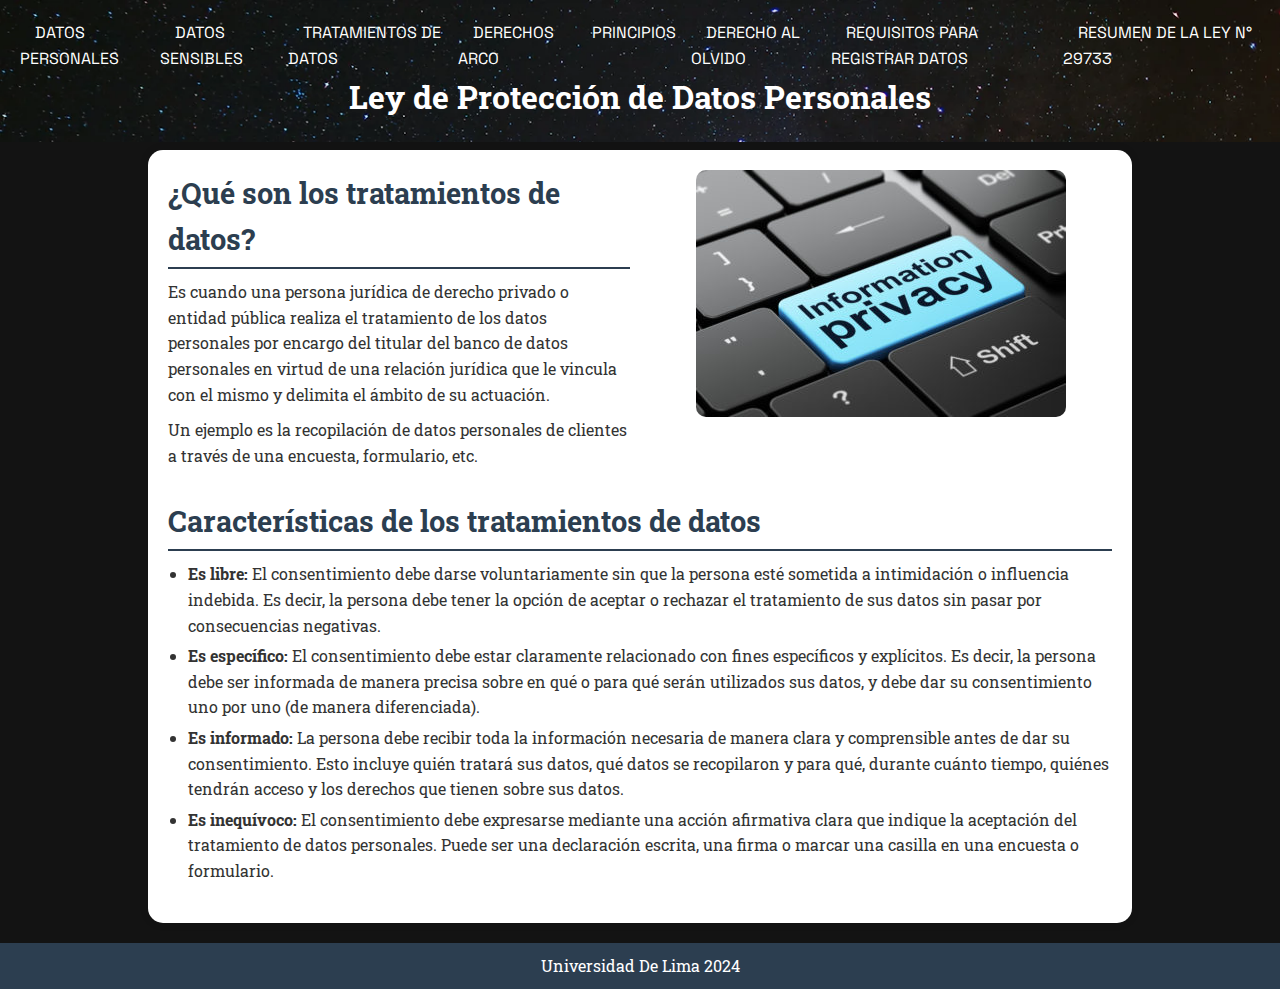
<file: pages/tratamientos-datos.html>
<!DOCTYPE html>
<html lang="es">

<head>
    <meta charset="UTF-8">
    <meta name="viewport" content="width=device-width, initial-scale=1.0">
    <title>Ley de Protección de Datos Personales</title>
    <link rel="stylesheet" href="../styles.css">
    <link
        href="https://fonts.googleapis.com/css2?family=Freeman&family=Roboto+Slab:wght@100..900&family=Space+Grotesk:wght@300..700&display=swap"
        rel="stylesheet">
    <link href="https://fonts.googleapis.com/css2?family=Space+Grotesk:wght@300..700&display=swap" rel="stylesheet">
    <link
        href="https://fonts.googleapis.com/css2?family=Roboto+Slab:wght@100..900&family=Space+Grotesk:wght@300..700&display=swap"
        rel="stylesheet">
</head>

<body>
    <div class="header">
        <nav>
            <ul>
                <li><a href="datos-personales.html">Datos Personales</a></li>
                <li><a href="datos-sensibles.html">Datos Sensibles</a></li>
                <li><a href="tratamientos-datos.html">Tratamientos de Datos</a></li>
                <li><a href="derechos-arco.html">Derechos ARCO</a></li>
                <li><a href="principios-datos-personales.html">Principios</a></li>
                <li><a href="derecho-al-olvido.html">Derecho al Olvido</a></li>
                <li><a href="requisitos-registrar-datos.html">Requisitos para Registrar Datos</a></li>
                <li><a href="resumen-ley.html">Resumen de la Ley N° 29733</a></li>
            </ul>
        </nav>
        <header>
            <div class="title">
                <h1>Ley de Protección de Datos Personales</h1>
            </div>
        </header>
    </div>
    <div class="container">
        <main>
            <section id="tratamientos-datos">
                <div class="content-wrapper">
                    <div class="text-content">
                        <h2>¿Qué son los tratamientos de datos?</h2>
                        <p>Es cuando una persona jurídica de derecho privado o entidad pública realiza el tratamiento de
                            los
                            datos personales por encargo del titular del banco de datos personales en virtud de una
                            relación
                            jurídica que le vincula con el mismo y delimita el ámbito de su actuación.</p>
                        <p>Un ejemplo es la recopilación de datos personales de clientes a través de una encuesta,
                            formulario,
                            etc.</p>
                    </div>
                    <div class="image-content">
                        <img src="../assets/tratamiento-de-datos.jpg" alt="Descripción de la imagen">
                    </div>
                </div>
            </section>
            <section id="caracteristicas-tratamiento">
                <h2>Características de los tratamientos de datos</h2>
                <ul>
                    <li><strong>Es libre:</strong> El consentimiento debe darse voluntariamente sin que la persona esté
                        sometida a intimidación o influencia indebida. Es decir, la persona debe tener la opción de
                        aceptar o rechazar el tratamiento de sus datos sin pasar por consecuencias negativas.</li>
                    <li><strong>Es específico:</strong> El consentimiento debe estar claramente relacionado con fines
                        específicos y explícitos. Es decir, la persona debe ser informada de manera precisa sobre en qué
                        o para qué serán utilizados sus datos, y debe dar su consentimiento uno por uno (de manera
                        diferenciada).</li>
                    <li><strong>Es informado:</strong> La persona debe recibir toda la información necesaria de manera
                        clara y comprensible antes de dar su consentimiento. Esto incluye quién tratará sus datos, qué
                        datos se recopilaron y para qué, durante cuánto tiempo, quiénes tendrán acceso y los derechos
                        que tienen sobre sus datos.</li>
                    <li><strong>Es inequívoco:</strong> El consentimiento debe expresarse mediante una acción afirmativa
                        clara que indique la aceptación del tratamiento de datos personales. Puede ser una declaración
                        escrita, una firma o marcar una casilla en una encuesta o formulario.</li>
                </ul>
            </section>
        </main>
    </div>
    <footer>
        <p>Universidad De Lima 2024</p>
    </footer>
</body>

</html>
</file>
<file: styles.css>
/* Reset CSS */
* {
    margin: 0;
    padding: 0;
    box-sizing: border-box;
}

.title{
    color:white;
}

/* Full height layout */
html, body {
    height: 100%; /* Asegura que el html y body ocupen al menos el 100% de la altura del viewport */
    min-height: 100vh; /* Asegura que siempre sea al menos igual a la altura del viewport */
    margin: 0;
    padding: 0;
    display: flex;
    flex-direction: column;
}

body {
    font-family: "Roboto Slab", serif;
    color: #333;
    line-height: 1.6;
    background-color: rgb(19 19 19 / 1);
    overflow-x: hidden; /* Previene el desbordamiento horizontal */
}

/* Header */
.header {
    background-image: url('./assets/space.webp');
    background-size: cover;
    position: fixed;
    top: 0;
    width: 100%;
    height: auto; /* Cambiado de fit-content a auto */
    min-height: 100px; /* Altura mínima ajustable según el contenido */
    display: flex;
    flex-direction: column; /* O 'row', dependiendo de tu diseño */
    justify-content: center; /* Alinea el contenido verticalmente */
    align-items: center; /* Alinea el contenido horizontalmente */
    padding: 20px; /* Asegúrate de tener suficiente espacio interior */
    box-sizing: border-box; /* Incluye el padding en el cálculo de la altura */
    z-index: 1000; /* Mantiene el header sobre otros elementos */
}

section {
    margin-bottom: 20px;
}

section h2 {
    color: #2c3e50;
    margin-bottom: 10px;
    font-size: 1.8em;
    border-bottom: 2px solid #2c3e50;
    padding-bottom: 5px;
}

section h3 {
    color: #34495e;
    margin-bottom: 10px;
    font-size: 1.4em;
}

section p {
    margin-bottom: 10px;
}

section ul {
    list-style: disc;
    margin-left: 20px;
}

section ul li {
    margin-bottom: 5px;
}

.container {
    width: 80%;
    margin: 0 auto;
    padding: 20px;
}

/* Main Content */
main {
    flex-grow: 1; /* Permite que el main crezca para ocupar el espacio disponible */
    background: white;
    padding: 20px;
    margin-top: 130px; /* Ajusta según la altura del header */
    box-shadow: 0 0 10px rgba(0, 0, 0, 0.1);
    border-radius: 15px;
}

/* Navigation Styles */
nav {
    font-family: 'Space Grotesk', sans-serif;
    display: flex;
    justify-content: space-evenly;
}

nav ul {
    width: 100%; /* Asegura que la navegación use todo el ancho disponible */
    display: flex;
    justify-content: space-around; /* Distribuye los elementos de la lista uniformemente */
    padding: 0;
    list-style: none;
}

nav ul li a {
    color: white;
    padding: 10px 15px; /* Ajusta el padding según sea necesario */
    text-decoration: none;
    text-transform: uppercase;
}

nav ul li a:hover {
    text-shadow: 2px 2px 5px rgba(0, 0, 0, 0.5);
}

/* Footer Styles */
footer {
    background: #2c3e50;
    color: white;
    text-align: center;
    padding: 10px 0;
    margin-top: auto; /* Empuja el pie de página hacia abajo */
}

.content-wrapper {
    display: flex;
    align-items: flex-start; /* Alinea los elementos al inicio verticalmente */
    justify-content: space-between; /* Separa los elementos horizontalmente */
}

.text-content {
    flex: 1; /* Ocupa la mitad del espacio disponible */
    padding-right: 20px; /* Añade espacio entre el texto y la imagen */
}

.image-content {
    flex: 1; /* Ocupa la mitad del espacio disponible */
    text-align: center; /* Centra la imagen dentro del div */
}

.image-content img {
    max-width: 100%; /* Asegura que la imagen no exceda el ancho de su contenedor */
    height: auto; /* Mantiene la relación de aspecto */
    border-radius: 10px; /* Ajusta este valor para aumentar o disminuir el redondeo de las esquinas */
}
</file>
